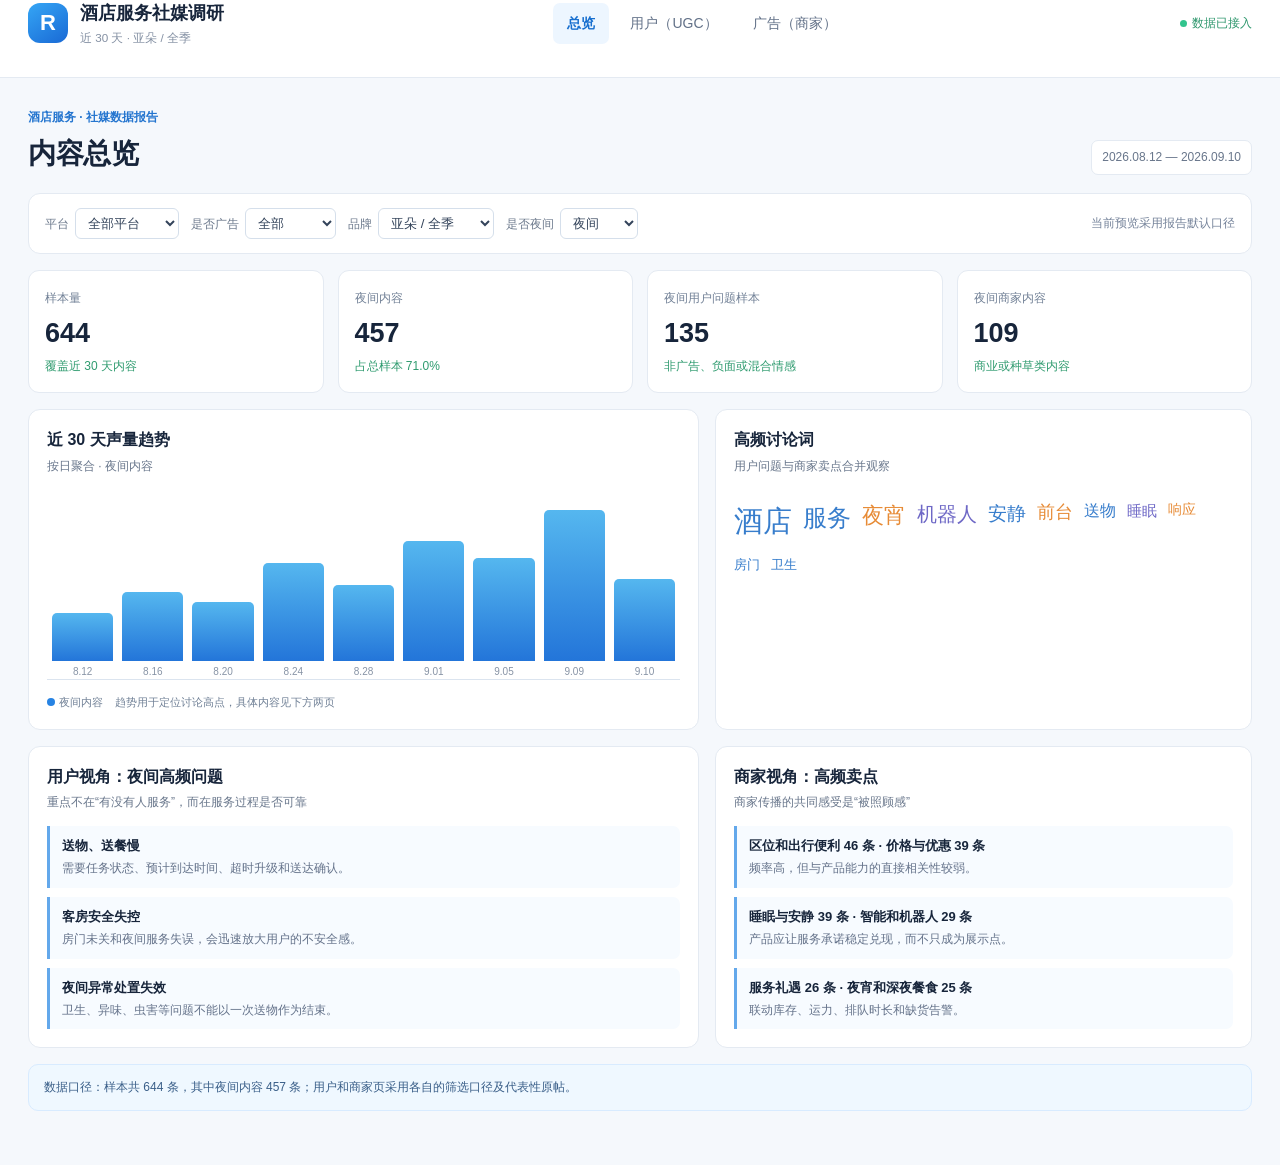
<file: docs/index.html>
<!doctype html>
<!-- GitHub Pages deployment source -->
<html lang="zh-CN">
<head>
  <meta charset="utf-8" />
  <meta name="viewport" content="width=device-width, initial-scale=1" />
  <title>酒店服务社媒调研</title>
  <style>
    :root{--ink:#17253b;--muted:#68768b;--line:#e4eaf2;--blue:#1f78dd;--blue-soft:#edf6ff;--orange:#e8792f;--orange-soft:#fff5ed;--bg:#f5f8fc;--card:#fff}
    *{box-sizing:border-box} body{margin:0;background:var(--bg);color:var(--ink);font:14px/1.55 -apple-system,BlinkMacSystemFont,"PingFang SC","Microsoft YaHei",sans-serif}
    .shell{max-width:1440px;margin:auto;padding:0 28px 42px}.top{height:78px;background:#fff;border-bottom:1px solid var(--line);display:flex;align-items:center;justify-content:space-between;gap:28px}.brand{display:flex;align-items:center;gap:12px}.mark{display:grid;place-items:center;width:40px;height:40px;border-radius:12px;background:linear-gradient(145deg,#35a6f5,#1969d5);color:#fff;font-weight:800;font-size:22px}.brand b{font-size:18px}.brand small{display:block;color:#8490a3;margin-top:1px}.tabs{display:flex;gap:7px;align-self:stretch;align-items:center}.tabs button{border:0;background:transparent;color:#627188;font:inherit;padding:10px 14px;border-radius:7px;cursor:pointer}.tabs button.active{color:#176fcf;background:var(--blue-soft);font-weight:700}.status{color:#2d966c;font-size:12px}.dot{display:inline-block;width:7px;height:7px;border-radius:50%;background:#32c48d;margin-right:5px}
    .hero{padding:30px 0 18px;display:flex;justify-content:space-between;align-items:end}.eyebrow{margin:0;color:#2475cf;font-weight:700;font-size:12px}.hero h1{font-size:28px;letter-spacing:-.4px;margin:5px 0 0}.scope{font-size:12px;color:var(--muted);padding:7px 10px;border:1px solid var(--line);background:#fff;border-radius:7px}.filters{background:#fff;border:1px solid var(--line);border-radius:12px;padding:14px 16px;display:flex;gap:12px;flex-wrap:wrap;align-items:center}.filters label{color:#6d7a8d;font-size:12px}.filters select{margin-left:6px;border:1px solid #d5dfeb;border-radius:6px;padding:6px 22px 6px 8px;background:#fff;color:#34445b}.date{margin-left:auto;color:#75839a;font-size:12px}
    .metrics{display:grid;grid-template-columns:repeat(4,1fr);gap:14px;margin:16px 0}.metric{background:var(--card);border:1px solid var(--line);border-radius:11px;padding:16px}.metric small{color:#718096}.metric b{display:block;font-size:27px;margin-top:4px}.metric em{font-style:normal;color:#2f9b6f;font-size:12px}.grid{display:grid;grid-template-columns:1.25fr 1fr;gap:16px}.card{background:var(--card);border:1px solid var(--line);border-radius:12px;padding:18px;min-width:0}.card h2{font-size:16px;margin:0}.caption{color:var(--muted);font-size:12px;margin:4px 0 14px}.chart{height:190px;display:flex;align-items:end;gap:9px;border-bottom:1px solid #dbe4ef;padding:0 5px 18px}.bar{flex:1;border-radius:5px 5px 0 0;background:linear-gradient(180deg,#55b7ef,#2375d9);position:relative;min-width:8px}.bar span{position:absolute;bottom:-19px;left:50%;transform:translateX(-50%);color:#8793a5;font-size:10px;white-space:nowrap}.legend{display:flex;gap:12px;font-size:11px;color:#708096;margin-top:14px}.legend i{width:8px;height:8px;border-radius:50%;display:inline-block;margin-right:4px;background:#2783e3}.words{display:flex;gap:11px;flex-wrap:wrap;align-content:flex-start;min-height:190px;padding:9px 0}.words span{color:#377dcc}.words span:nth-child(3n){color:#e78b36}.words span:nth-child(4n){color:#6e68c6}.tag{font-size:12px;padding:5px 8px;border-radius:6px;background:#f1f6fc;color:#54708f}.list{display:grid;gap:9px}.mini{border-left:3px solid #63a8eb;background:#f7fbff;padding:10px 12px;border-radius:0 7px 7px 0}.mini b{display:block;font-size:13px}.mini p{margin:3px 0 0;color:#64728a;font-size:12px}.notice{margin-top:16px;border-radius:10px;background:#eff8ff;border:1px solid #d8ebff;padding:13px 15px;color:#3a5f89;font-size:12px}
    .view{display:none}.view.active{display:block}.split{display:grid;grid-template-columns:1.14fr .86fr;gap:16px}.lead{margin:0 0 16px;background:#fff;border:1px solid var(--line);padding:14px 16px;border-radius:10px;color:#53647b}.sample{display:flex;gap:10px;flex-wrap:wrap;margin:12px 0 16px}.sample span{background:#fff;border:1px solid var(--line);padding:8px 10px;border-radius:7px;font-size:12px;color:#4e5f77}.summary{display:grid;grid-template-columns:repeat(3,1fr);gap:12px;margin-bottom:16px}.summary article{border:1px solid var(--line);background:#fff;border-radius:10px;padding:14px}.summary p{font-size:12px;color:#687992;margin:0}.summary b{display:block;margin:7px 0;font-size:15px}.summary small{color:#738096}.table-wrap{overflow:auto}.table{border-collapse:collapse;width:100%;font-size:12px}.table th{color:#64758b;text-align:left;background:#f7f9fc;font-weight:600}.table th,.table td{padding:11px;vertical-align:top;border-bottom:1px solid var(--line)}.table td:first-child{font-weight:700;min-width:100px}.post{border:1px solid var(--line);border-radius:9px;padding:12px;margin-bottom:10px}.post-head{display:flex;gap:8px;justify-content:space-between}.post small{color:#7c889a}.post p{margin:7px 0 0;color:#4d5e75;font-size:12px}.post .analysis{padding-top:7px;border-top:1px solid #edf1f5;color:#356a9e}.post-tags{display:flex;gap:5px;flex-wrap:wrap;margin-top:8px}.post-tags span{font-size:10px;color:#3b78bb;background:#eef6ff;border-radius:4px;padding:2px 5px}.conclusion{margin-top:16px;background:#fff;border:1px solid var(--line);border-radius:11px;padding:18px}.conclusion>p{font-size:16px;font-weight:700;margin:0 0 10px}.conclusion ol{margin:0;padding-left:20px;color:#52637a}.conclusion li{margin:6px 0}.merchant .lead,.merchant .summary article,.merchant .conclusion{border-color:#f0ddcf}.merchant .eyebrow{color:#d46f2c}.merchant .tabs button.active{color:#c86425;background:var(--orange-soft)}.merchant .post{border-left:3px solid #e99a58}.merchant .post .analysis{color:#9a5b28}.merchant .post-tags span{color:#a56230;background:#fff5ec}
    @media(max-width:980px){.shell{padding:0 16px 32px}.top{height:auto;padding:14px 0;align-items:flex-start;flex-wrap:wrap}.tabs{order:3;width:100%}.status{display:none}.metrics,.summary{grid-template-columns:repeat(2,1fr)}.grid,.split{grid-template-columns:1fr}.date{margin-left:0}.hero{padding-top:20px}}@media(max-width:560px){.metrics,.summary{grid-template-columns:1fr}.hero h1{font-size:23px}.tabs button{padding:8px}.filters{gap:7px}}
  </style>
</head>
<body>
  <header class="top"><div class="shell" style="width:100%;display:flex;align-items:center;justify-content:space-between;gap:20px"><div class="brand"><span class="mark">R</span><div><b>酒店服务社媒调研</b><small>近 30 天 · 亚朵 / 全季</small></div></div><nav class="tabs" aria-label="报告页面"><button class="active" data-view="overview">总览</button><button data-view="ugc">用户（UGC）</button><button data-view="merchant">广告（商家）</button></nav><span class="status"><i class="dot"></i>数据已接入</span></div></header>
  <main class="shell">
    <section id="overview" class="view active">
      <div class="hero"><div><p class="eyebrow">酒店服务 · 社媒数据报告</p><h1>内容总览</h1></div><span class="scope">2026.08.12 — 2026.09.10</span></div>
      <section class="filters"><label>平台<select><option>全部平台</option><option>小红书</option><option>抖音</option><option>微博</option><option>新闻</option></select></label><label>是否广告<select><option>全部</option><option>非广告</option><option>广告</option></select></label><label>品牌<select><option>亚朵 / 全季</option><option>亚朵</option><option>全季</option></select></label><label>是否夜间<select><option>夜间</option><option>全部</option></select></label><span class="date">当前预览采用报告默认口径</span></section>
      <section class="metrics"><article class="metric"><small>样本量</small><b>644</b><em>覆盖近 30 天内容</em></article><article class="metric"><small>夜间内容</small><b>457</b><em>占总样本 71.0%</em></article><article class="metric"><small>夜间用户问题样本</small><b>135</b><em>非广告、负面或混合情感</em></article><article class="metric"><small>夜间商家内容</small><b>109</b><em>商业或种草类内容</em></article></section>
      <section class="grid"><article class="card"><h2>近 30 天声量趋势</h2><p class="caption">按日聚合 · 夜间内容</p><div class="chart"><div class="bar" style="height:28%"><span>8.12</span></div><div class="bar" style="height:40%"><span>8.16</span></div><div class="bar" style="height:34%"><span>8.20</span></div><div class="bar" style="height:57%"><span>8.24</span></div><div class="bar" style="height:44%"><span>8.28</span></div><div class="bar" style="height:70%"><span>9.01</span></div><div class="bar" style="height:60%"><span>9.05</span></div><div class="bar" style="height:88%"><span>9.09</span></div><div class="bar" style="height:48%"><span>9.10</span></div></div><div class="legend"><span><i></i>夜间内容</span><span>趋势用于定位讨论高点，具体内容见下方两页</span></div></article><article class="card"><h2>高频讨论词</h2><p class="caption">用户问题与商家卖点合并观察</p><div class="words"><span style="font-size:29px">酒店</span><span style="font-size:24px">服务</span><span style="font-size:22px">夜宵</span><span style="font-size:20px">机器人</span><span style="font-size:19px">安静</span><span style="font-size:18px">前台</span><span style="font-size:16px">送物</span><span style="font-size:15px">睡眠</span><span style="font-size:14px">响应</span><span style="font-size:13px">房门</span><span style="font-size:13px">卫生</span></div></article></section>
      <section class="grid" style="margin-top:16px"><article class="card"><h2>用户视角：夜间高频问题</h2><p class="caption">重点不在“有没有人服务”，而在服务过程是否可靠</p><div class="list"><div class="mini"><b>送物、送餐慢</b><p>需要任务状态、预计到达时间、超时升级和送达确认。</p></div><div class="mini"><b>客房安全失控</b><p>房门未关和夜间服务失误，会迅速放大用户的不安全感。</p></div><div class="mini"><b>夜间异常处置失效</b><p>卫生、异味、虫害等问题不能以一次送物作为结束。</p></div></div></article><article class="card"><h2>商家视角：高频卖点</h2><p class="caption">商家传播的共同感受是“被照顾感”</p><div class="list"><div class="mini"><b>区位和出行便利 46 条 · 价格与优惠 39 条</b><p>频率高，但与产品能力的直接相关性较弱。</p></div><div class="mini"><b>睡眠与安静 39 条 · 智能和机器人 29 条</b><p>产品应让服务承诺稳定兑现，而不只成为展示点。</p></div><div class="mini"><b>服务礼遇 26 条 · 夜宵和深夜餐食 25 条</b><p>联动库存、运力、排队时长和缺货告警。</p></div></div></article></section>
      <p class="notice">数据口径：样本共 644 条，其中夜间内容 457 条；用户和商家页采用各自的筛选口径及代表性原帖。</p>
    </section>

    <section id="ugc" class="view">
      <div class="hero"><div><p class="eyebrow">用户自发内容</p><h1>用户视角_夜间服务的闭环</h1></div><label class="scope">品牌 <select class="brand-select" data-target="ugc-posts"><option value="all">全部品牌</option><option value="亚朵">亚朵</option><option value="全季">全季</option></select></label></div>
      <div class="sample"><span>样本共 644 条，其中夜间内容 457 条。</span><span>用户侧筛出 135 条夜间、非广告、负面或混合情感的社媒内容，其中 71 条以第一人称讲述真实经历。</span></div>
      <p class="lead">用户自发分享的负面体验显示，夜间服务的问题主要集中在睡眠与噪音、服务响应和卫生异常。送物或机器人相关的直接负面提及不算最多，但与夜间人手不足、用户安全感密切相关，应被优先关注。对用户而言，问题不只是“有没有人服务”即夜间人手是否充足，而是从提出需求到完成服务的过程是否可靠。客房门未关、夜班人员独自送物等情况，可能因一次失误严重损害用户信任，酒店场景的客户可以通过产品能力直接或间接降低这类风险。</p>
      <section class="summary"><article><p>夜间服务问题主要集中在</p><b>睡眠与噪音、服务响应和卫生异常</b><small>送物或机器人与夜间人手不足、用户安全感密切相关。</small></article><article><p>用户关心的是</p><b>提出需求到完成服务是否可靠</b><small>不是一句“已经安排”，而是任务是否完成。</small></article><article><p>产品角色</p><b>直接或间接降低夜间服务风险</b><small>异常被识别、处理、告知和留痕。</small></article></section>
      <section class="split"><article class="card"><h2>用户不满的点 / 我们的产品能做什么</h2><p class="caption">产品能力与边界</p><div class="table-wrap"><table class="table"><thead><tr><th>用户不满的点</th><th>我们的产品能做什么</th><th>边界</th></tr></thead><tbody><tr><td>送物、送餐慢</td><td>将“请求—派单—预计到达—送达确认—超时升级”做成闭环；实时选择机器及前台机器人，超过时限自动升级优先级。</td><td>可直接改善。重点不是聊天回复，而是在流程里完成任务并确定优先级。</td></tr><tr><td>客房安全失控</td><td>roboclaw接入门锁、门磁、保洁任务和客房状态等数据，识别“无人房门长时间开启”等异常情况，及时派机器人/人工核验，并记录处置结果，形成闭环。</td><td>可直接改善异常预警和处置流程，但不能替代门锁管理、安保制度和人工责任。</td></tr><tr><td>夜间异常处置失效</td><td>识别高严重度事件后，自动核查可用空房、值班经理和其他可调配资源，避免将“送蚊香”等临时措施视为虫害问题的最终处理结果。</td><td>只能提升处置，不会消灭卫生质量问题本身。还需要人工/聚焦归纳整理的机器人厂家合作</td></tr><tr><td>噪音与睡眠被打断</td><td>建立“静夜模式”：用户一键报障、优先派单、可选换房/耳塞等补救；公共区域可做非录音式噪声事件监测。</td><td>无法改变建筑隔音，不能以房内持续录音换取体验。</td></tr></tbody></table></div></article><article class="card"><h2>代表性原帖内容</h2><p class="caption">详见数据明细</p><div id="ugc-posts"><article class="post" data-brand="全季"><div class="post-head"><b>全季入住帖提到：</b><small>全季 · 夜间内容</small></div><p>“call总台服务慢慢吞吞得三催四请，自动送餐服务要等半个钟以上，半夜时不时开门关门隔音巨差。”</p><p class="analysis">夜间送物是典型的服务断链。产品需要具备任务状态、预计送达时间、超时升级和送达确认；否则，机器人只是能够移动的设备。</p><div class="post-tags"><span>送物送餐</span><span>响应慢</span><span>噪音</span></div></article><article class="post" data-brand="全季"><div class="post-head"><b>全季住客称，凌晨回酒店发现房门处于打开状态。</b><small>全季 · 夜间内容</small></div><p>后续前台多次给出不同解释。</p><p class="analysis">保洁任务完成不等于客房已安全关闭。门状态出现异常后，必须由人员核验、处理并留痕。</p></article><article class="post" data-brand="全季"><div class="post-head"><b>全季住客反馈卫生异常后，等待处理约半小时。</b><small>全季 · 夜间内容</small></div><p>无房可换时，酒店用机器人送蚊香让住客自行解决。</p><p class="analysis">产品应判断事件等级，并调度替代方案，例如核查空房、升级至值班经理，或提供明确的补偿和转移方案，而非机械完成“送物”任务。</p></article><article class="post" data-brand="亚朵"><div class="post-head"><b>亚朵前台从业者提到夜班送夜宵的安全顾虑。</b><small>亚朵 · 夜间内容</small></div><p>家人认为女生独自去客房区域送东西不安全。</p><p class="analysis">产品可承担夜间低价值配送，并在必要时提供人机协同与安全保障。</p></article></div></article></section>
      <section class="conclusion"><p>产品结论：从“智能设备”转向“夜间服务操作系统”</p><ol><li>夜间即时供给闭环：当用户需要饮用水、夜宵、外卖或客用品时，系统能够结合库存、机器人位置、人力状态和预计到达时间安排服务；任务超时后自动升级处理。</li><li>安全异常闭环：针对房门未关、异常出入、深夜公共区域求助等事件，系统识别风险后派人核验，向住客告知处理结果，并保留审计记录。</li><li>服务失败补救闭环：出现卫生、设备、噪音或无房可换等问题后，系统判断事件严重度并调度相应资源，而不是把一次送物当作问题已经解决。</li></ol></section>
    </section>

    <section id="merchant" class="view merchant">
      <div class="hero"><div><p class="eyebrow">商业和种草内容</p><h1>商家视角_被照顾感的落地</h1></div><label class="scope">品牌 <select class="brand-select" data-target="merchant-posts"><option value="all">全部品牌</option><option value="亚朵">亚朵</option><option value="全季">全季</option></select></label></div>
      <div class="sample"><span>商家侧样本为 109 条夜间商业或种草类社媒内容。</span></div>
      <p class="lead">商家在官方发布和 KOC/KOL 合作内容中，最常传播的卖点包括区位和出行便利 46 条、价格与优惠 39 条、睡眠与安静 39 条、品牌氛围 32 条、智能和机器人 29 条、服务礼遇 26 条，以及夜宵和深夜餐食 25 条。这些内容共同传递的是“被照顾感”。其中区位和价格虽然出现频率高，但与我们的产品方向相关性较小；我们的产品应围绕商家已经作出的服务承诺，提升夜间响应、任务执行和异常处理的确定性，让用户感受到的“被照顾感”成为可稳定兑现的入住体验。</p>
      <section class="summary"><article><p>商家传播卖点</p><b>区位和出行便利 46 条、价格与优惠 39 条、睡眠与安静 39 条</b><small>品牌氛围 32 条、智能和机器人 29 条、服务礼遇 26 条，以及夜宵和深夜餐食 25 条。</small></article><article><p>这些内容共同传递的是</p><b>“被照顾感”</b><small>区位和价格频率高，但与产品能力的直接相关性较小。</small></article><article><p>产品应围绕既有服务承诺</p><b>提升夜间响应、任务执行和异常处理的确定性</b><small>让“被照顾感”成为可稳定兑现的入住体验。</small></article></section>
      <section class="split"><article class="card"><h2>商家传播卖点 / 我们能做什么</h2><p class="caption">让营销承诺转化为稳定履约</p><div class="table-wrap"><table class="table"><thead><tr><th>商家传播卖点</th><th>数据中的表达</th><th>我们的产品能做什么</th></tr></thead><tbody><tr><td>深夜粥、夜宵</td><td>亚朵传播“21:30—23:00深夜粥到”；全季内容传播“22点后预约，机器人送餐到房”。</td><td>已有用户提到，深夜粥标注供应至 23 点，但约 22 点时已基本无供给。这说明，夜间餐食的稳定兑现比营销文案更重要。联动库存、需求预估、机器人运力、排队时长和缺货告警。</td></tr><tr><td>深睡、安静、恢复感</td><td>亚朵 3.6 强调深睡床垫、柔和灯光、隔音遮光，许多内容提及安静、舒适和“住得好”，并销售枕头</td><td>让睡眠卖点具备服务恢复能力，例如静夜模式、噪音报障、换房协调和补给派送，不只展示床垫、香氛和智能面板</td></tr><tr><td>机器人送物与隐私</td><td>内容强调“机器人送餐”“隐私度高”“智能客控”。</td><td>重在让系统判断任务优先级、确认楼层通行、预估到达时间、验证门口交付，并在任务失败后转由人工处理</td></tr></tbody></table></div></article><article class="card"><h2>相关原帖</h2><p class="caption">商家怎么讲服务</p><div id="merchant-posts"><article class="post" data-brand="亚朵"><div class="post-head"><b>深夜粥、夜宵</b><small>亚朵 · 小红书</small></div><p>亚朵传播“21:30—23:00深夜粥到”；全季内容传播“22点后预约，机器人送餐到房”。</p><p class="analysis">已有用户提到，深夜粥标注供应至 23 点，但约 22 点时已基本无供给。这说明，夜间餐食的稳定兑现比营销文案更重要。联动库存、需求预估、机器人运力、排队时长和缺货告警。</p></article><article class="post" data-brand="全季"><div class="post-head"><b>机器人送物与隐私</b><small>全季 · 小红书</small></div><p>内容强调“机器人送餐”“隐私度高”“智能客控”。</p><p class="analysis">重在让系统判断任务优先级、确认楼层通行、预估到达时间、验证门口交付，并在任务失败后转由人工处理。</p></article><article class="post" data-brand="亚朵"><div class="post-head"><b>深睡、安静、恢复感</b><small>亚朵 · 小红书</small></div><p>亚朵 3.6 强调深睡床垫、柔和灯光、隔音遮光，许多内容提及安静、舒适和“住得好”，并销售枕头。</p><p class="analysis">让睡眠卖点具备服务恢复能力，例如静夜模式、噪音报障、换房协调和补给派送，不只展示床垫、香氛和智能面板。</p></article></div></article></section>
      <section class="conclusion"><p>产品结论：从“智能设备”转向“夜间服务操作系统”</p><p style="font-weight:400;font-size:14px">综合本次社媒数据分析，对酒店客户而言，产品价值不在于“更智能”，而在于能否改善四项可量化指标：夜间请求响应时长、任务按时完成率、超时自动升级率和安全异常闭环率。</p><p style="font-weight:400;font-size:13px;color:#65758b">核心承诺重点是夜间服务不再依赖人手的调用，而是由一套可执行、可追踪、可升级的机制持续保障。</p></section>
    </section>
  </main>
  <script>
    const buttons=[...document.querySelectorAll('[data-view]')];const views=[...document.querySelectorAll('.view')];
    function show(name){views.forEach(v=>v.classList.toggle('active',v.id===name));buttons.forEach(b=>b.classList.toggle('active',b.dataset.view===name));history.replaceState(null,'','#'+name)}
    buttons.forEach(b=>b.addEventListener('click',()=>show(b.dataset.view)));show(location.hash.slice(1)||'overview');
    document.querySelectorAll('.brand-select').forEach(select=>select.addEventListener('change',e=>{const target=document.getElementById(e.target.dataset.target);target.querySelectorAll('[data-brand]').forEach(post=>post.style.display=e.target.value==='all'||post.dataset.brand===e.target.value?'block':'none')}));
  </script>
</body>
</html>
</file>
